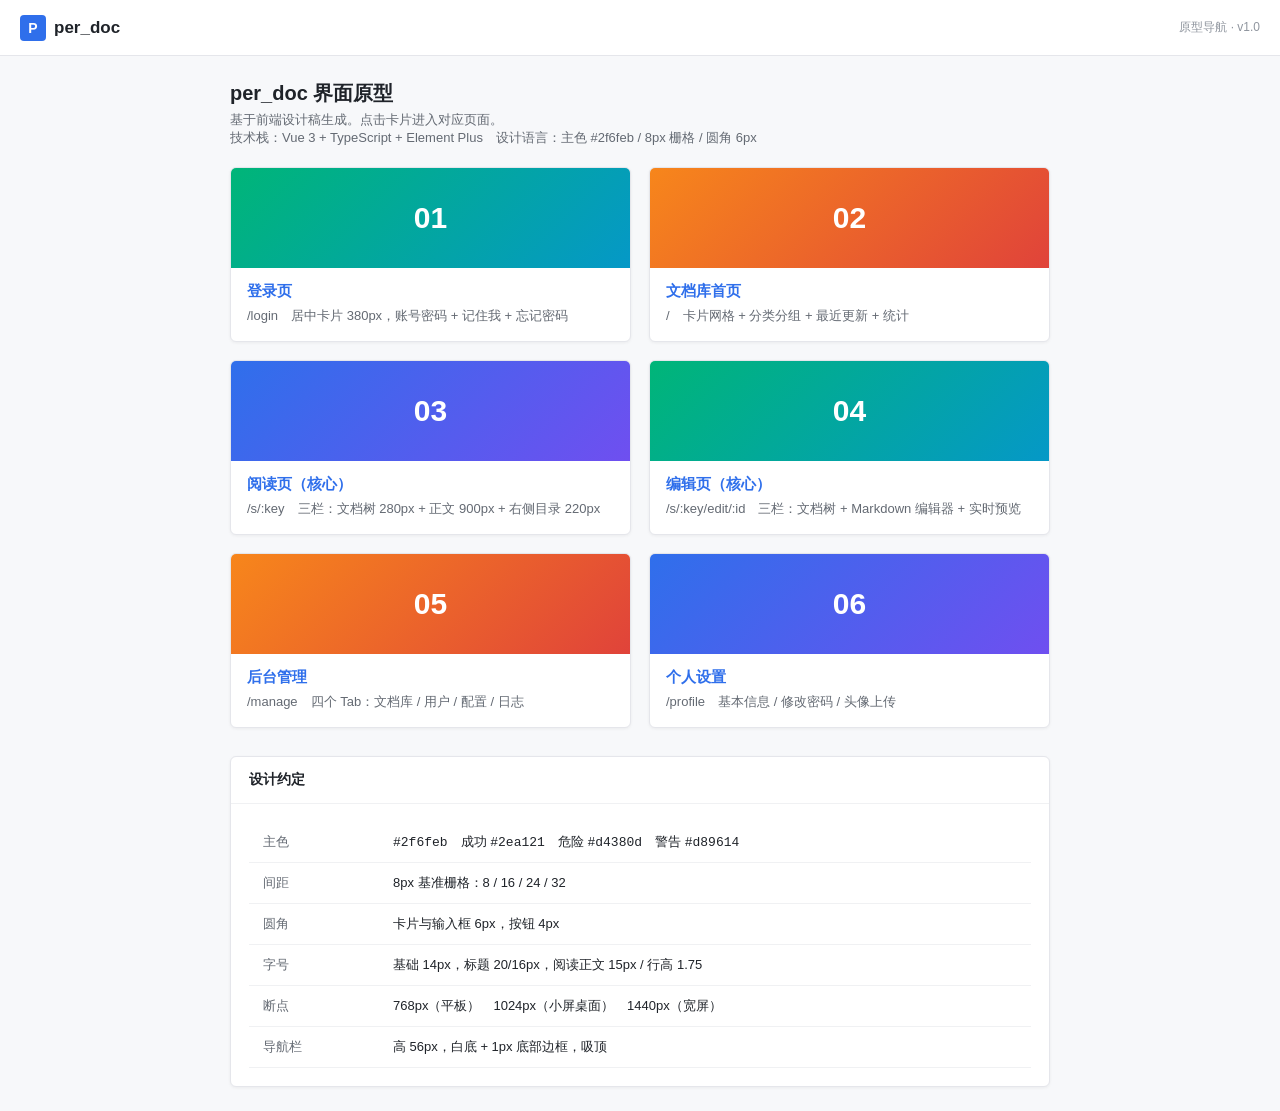
<file: prototype/index.html>
<!DOCTYPE html>
<html lang="zh-CN">
<head>
<meta charset="utf-8">
<meta name="viewport" content="width=device-width, initial-scale=1">
<title>per_doc 原型导航</title>
<link rel="stylesheet" href="assets/style.css">
</head>
<body>

<header class="header">
  <div class="logo"><span class="mark">P</span> per_doc</div>
  <div class="spacer"></div>
  <span style="font-size:12px;color:var(--pd-text-muted);">原型导航 · v1.0</span>
</header>

<div class="container" style="max-width:860px;">
  <div class="page-title">per_doc 界面原型</div>
  <div class="page-desc">
    基于前端设计稿生成。点击卡片进入对应页面。<br>
    技术栈：Vue 3 + TypeScript + Element Plus　设计语言：主色 #2f6feb / 8px 栅格 / 圆角 6px
  </div>

  <div class="grid">
    <a class="space-card" href="01-login.html">
      <div class="cover c2" style="height:100px;">01</div>
      <div class="info">
        <div class="name">登录页</div>
        <div class="desc">/login　居中卡片 380px，账号密码 + 记住我 + 忘记密码</div>
      </div>
    </a>
    <a class="space-card" href="02-home.html">
      <div class="cover c3" style="height:100px;">02</div>
      <div class="info">
        <div class="name">文档库首页</div>
        <div class="desc">/　卡片网格 + 分类分组 + 最近更新 + 统计</div>
      </div>
    </a>
    <a class="space-card" href="03-reader.html">
      <div class="cover" style="height:100px;">03</div>
      <div class="info">
        <div class="name">阅读页（核心）</div>
        <div class="desc">/s/:key　三栏：文档树 280px + 正文 900px + 右侧目录 220px</div>
      </div>
    </a>
    <a class="space-card" href="04-editor.html">
      <div class="cover c2" style="height:100px;">04</div>
      <div class="info">
        <div class="name">编辑页（核心）</div>
        <div class="desc">/s/:key/edit/:id　三栏：文档树 + Markdown 编辑器 + 实时预览</div>
      </div>
    </a>
    <a class="space-card" href="05-admin.html">
      <div class="cover c3" style="height:100px;">05</div>
      <div class="info">
        <div class="name">后台管理</div>
        <div class="desc">/manage　四个 Tab：文档库 / 用户 / 配置 / 日志</div>
      </div>
    </a>
    <a class="space-card" href="06-profile.html">
      <div class="cover" style="height:100px;">06</div>
      <div class="info">
        <div class="name">个人设置</div>
        <div class="desc">/profile　基本信息 / 修改密码 / 头像上传</div>
      </div>
    </a>
  </div>

  <div class="card" style="margin-top:28px;">
    <div class="card-head">设计约定</div>
    <div class="card-body">
      <table class="tbl">
        <tbody>
          <tr><td style="width:130px;color:var(--pd-text-secondary);">主色</td><td><code>#2f6feb</code>　成功 <code>#2ea121</code>　危险 <code>#d4380d</code>　警告 <code>#d89614</code></td></tr>
          <tr><td style="color:var(--pd-text-secondary);">间距</td><td>8px 基准栅格：8 / 16 / 24 / 32</td></tr>
          <tr><td style="color:var(--pd-text-secondary);">圆角</td><td>卡片与输入框 6px，按钮 4px</td></tr>
          <tr><td style="color:var(--pd-text-secondary);">字号</td><td>基础 14px，标题 20/16px，阅读正文 15px / 行高 1.75</td></tr>
          <tr><td style="color:var(--pd-text-secondary);">断点</td><td>768px（平板）　1024px（小屏桌面）　1440px（宽屏）</td></tr>
          <tr><td style="color:var(--pd-text-secondary);">导航栏</td><td>高 56px，白底 + 1px 底部边框，吸顶</td></tr>
        </tbody>
      </table>
    </div>
  </div>
</div>

</body>
</html>
</file>
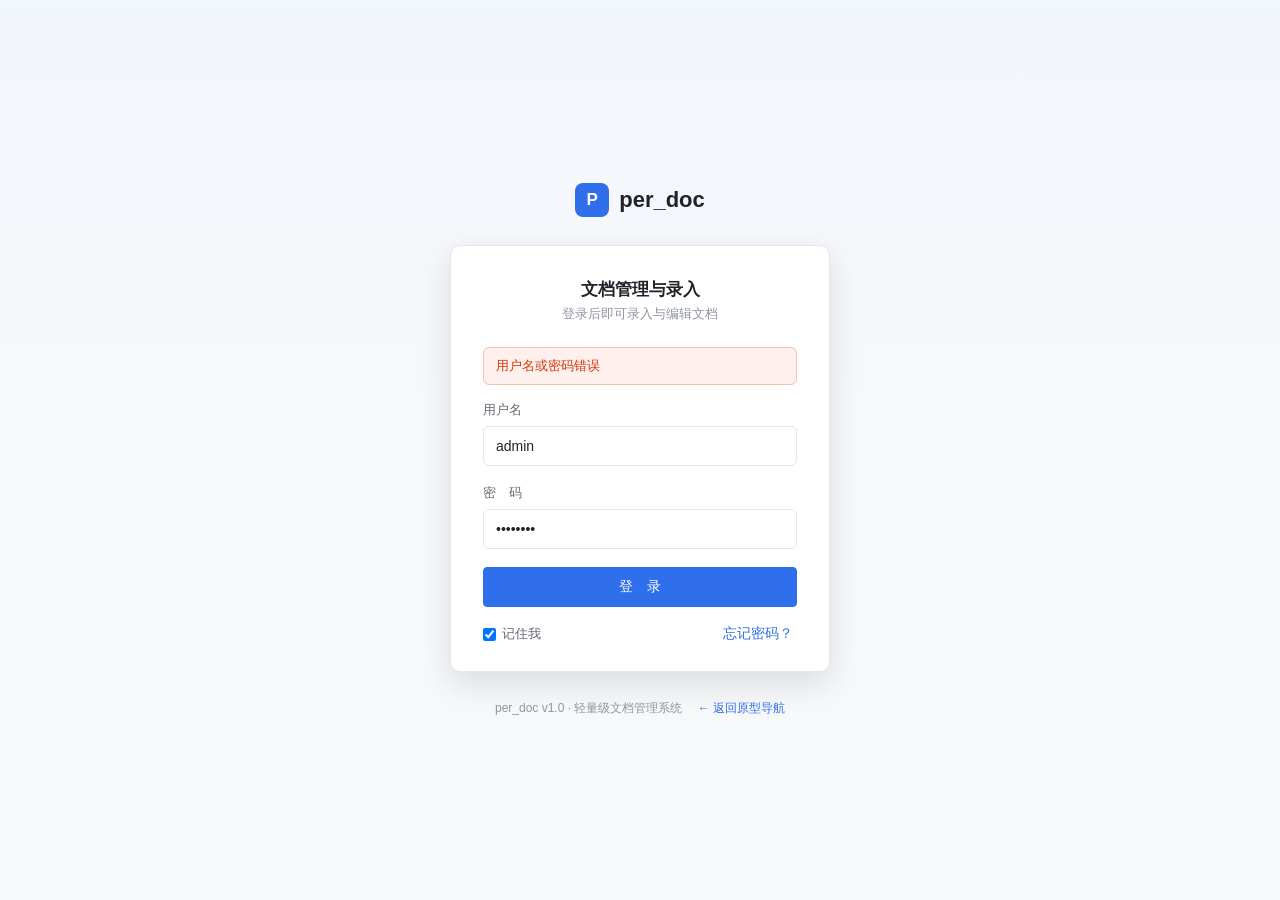
<file: prototype/01-login.html>
<!DOCTYPE html>
<html lang="zh-CN">
<head>
<meta charset="utf-8">
<meta name="viewport" content="width=device-width, initial-scale=1">
<title>登录 - per_doc 原型</title>
<link rel="stylesheet" href="assets/style.css">
</head>
<body>

<div class="login-page">
  <div class="login-brand">
    <span class="mark">P</span> per_doc
  </div>

  <div class="login-card">
    <h2>文档管理与录入</h2>
    <div class="sub">登录后即可录入与编辑文档</div>

    <div class="alert-error">用户名或密码错误</div>

    <div class="field">
      <label>用户名</label>
      <input class="input" value="admin" placeholder="请输入用户名">
    </div>

    <div class="field">
      <label>密　码</label>
      <input class="input" type="password" value="admin123" placeholder="请输入密码">
    </div>

    <div class="field">
      <button class="btn btn-primary btn-lg">登　录</button>
    </div>

    <div style="display:flex; justify-content:space-between; align-items:center;">
      <label style="font-size:13px;color:var(--pd-text-secondary);display:flex;align-items:center;gap:6px;margin:0;">
        <input type="checkbox" checked> 记住我
      </label>
      <a href="#" class="btn-text">忘记密码？</a>
    </div>
  </div>

  <div class="login-foot">
    per_doc v1.0 · 轻量级文档管理系统
    <a href="02-home.html">← 返回原型导航</a>
  </div>
</div>

</body>
</html>
</file>
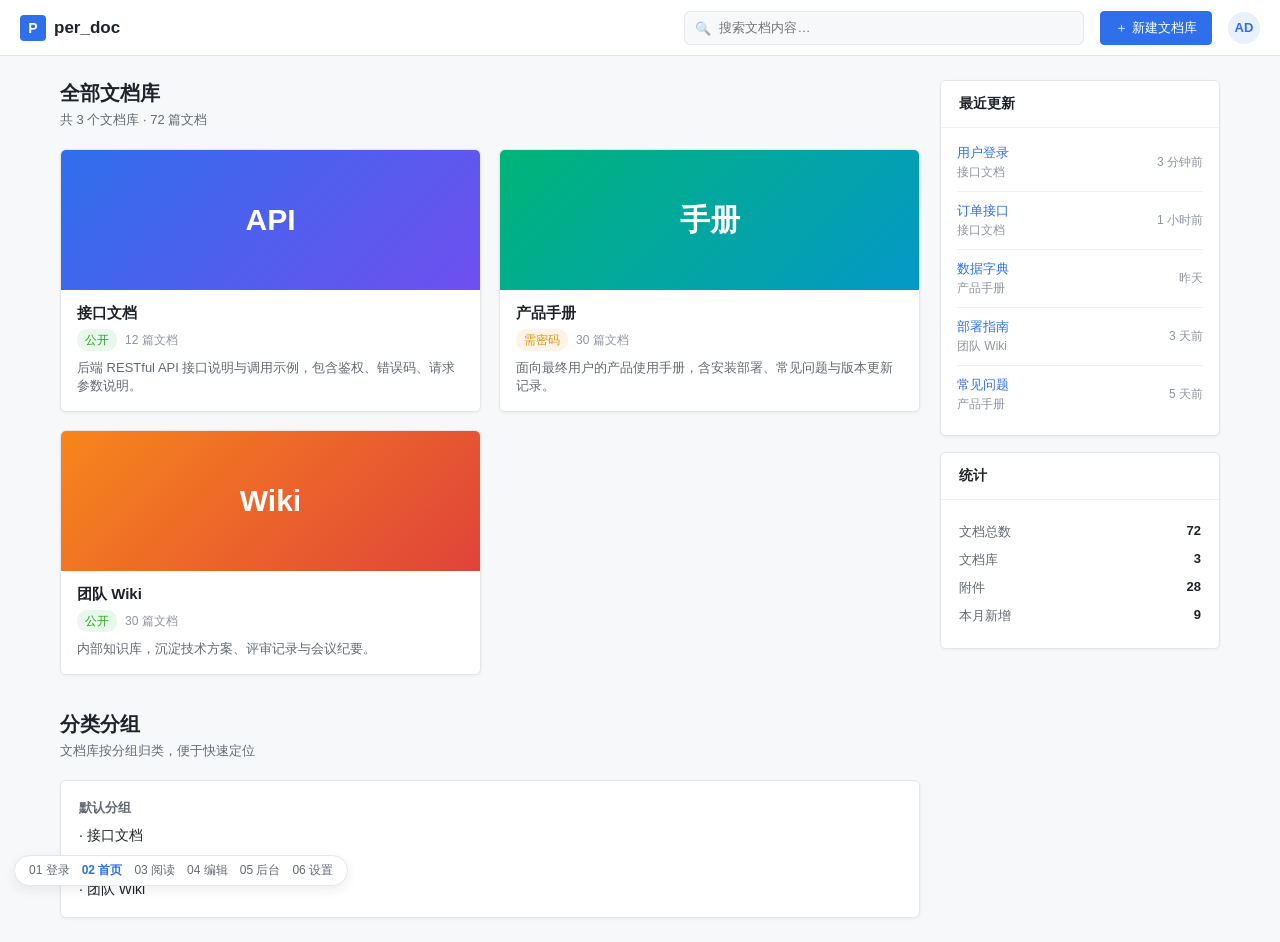
<file: prototype/02-home.html>
<!DOCTYPE html>
<html lang="zh-CN">
<head>
<meta charset="utf-8">
<meta name="viewport" content="width=device-width, initial-scale=1">
<title>文档库首页 - per_doc 原型</title>
<link rel="stylesheet" href="assets/style.css">
</head>
<body>

<header class="header">
  <div class="logo"><span class="mark">P</span> per_doc</div>
  <div class="spacer"></div>
  <div class="search-wrap">
    <input class="search" placeholder="搜索文档内容…">
  </div>
  <button class="btn btn-primary">＋ 新建文档库</button>
  <div class="avatar" title="admin">AD</div>
</header>

<div class="container">
  <div class="row">
    <!-- 左栏 -->
    <div style="flex:1; min-width:0;">
      <div class="page-title">全部文档库</div>
      <div class="page-desc">共 3 个文档库 · 72 篇文档</div>

      <div class="grid">
        <div class="space-card">
          <div class="cover">API</div>
          <div class="info">
            <div class="name">接口文档</div>
            <div class="meta">
              <span class="tag tag-public">公开</span>
              <span style="font-size:12px;color:var(--pd-text-muted);">12 篇文档</span>
            </div>
            <div class="desc">后端 RESTful API 接口说明与调用示例，包含鉴权、错误码、请求参数说明。</div>
          </div>
        </div>

        <div class="space-card">
          <div class="cover c2">手册</div>
          <div class="info">
            <div class="name">产品手册</div>
            <div class="meta">
              <span class="tag tag-private">需密码</span>
              <span style="font-size:12px;color:var(--pd-text-muted);">30 篇文档</span>
            </div>
            <div class="desc">面向最终用户的产品使用手册，含安装部署、常见问题与版本更新记录。</div>
          </div>
        </div>

        <div class="space-card">
          <div class="cover c3">Wiki</div>
          <div class="info">
            <div class="name">团队 Wiki</div>
            <div class="meta">
              <span class="tag tag-public">公开</span>
              <span style="font-size:12px;color:var(--pd-text-muted);">30 篇文档</span>
            </div>
            <div class="desc">内部知识库，沉淀技术方案、评审记录与会议纪要。</div>
          </div>
        </div>
      </div>

      <div class="page-title" style="margin-top:36px;">分类分组</div>
      <div class="page-desc">文档库按分组归类，便于快速定位</div>
      <div class="card">
        <div class="card-body">
          <div style="font-size:13px;font-weight:600;color:var(--pd-text-secondary);margin-bottom:10px;">默认分组</div>
          <div style="display:flex;flex-direction:column;gap:9px;">
            <a href="03-reader.html" style="color:var(--pd-text);">· 接口文档</a>
            <a href="03-reader.html" style="color:var(--pd-text);">· 产品手册</a>
            <a href="03-reader.html" style="color:var(--pd-text);">· 团队 Wiki</a>
          </div>
        </div>
      </div>
    </div>

    <!-- 右栏 -->
    <div style="width:280px; flex-shrink:0;">
      <div class="card">
        <div class="card-head">最近更新</div>
        <div class="card-body" style="padding:6px 16px 12px;">
          <div class="recent-item">
            <div>
              <div class="t"><a href="03-reader.html">用户登录</a></div>
              <div class="d" style="margin-top:2px;">接口文档</div>
            </div>
            <div class="d">3 分钟前</div>
          </div>
          <div class="recent-item">
            <div>
              <div class="t"><a href="03-reader.html">订单接口</a></div>
              <div class="d" style="margin-top:2px;">接口文档</div>
            </div>
            <div class="d">1 小时前</div>
          </div>
          <div class="recent-item">
            <div>
              <div class="t"><a href="03-reader.html">数据字典</a></div>
              <div class="d" style="margin-top:2px;">产品手册</div>
            </div>
            <div class="d">昨天</div>
          </div>
          <div class="recent-item">
            <div>
              <div class="t"><a href="03-reader.html">部署指南</a></div>
              <div class="d" style="margin-top:2px;">团队 Wiki</div>
            </div>
            <div class="d">3 天前</div>
          </div>
          <div class="recent-item">
            <div>
              <div class="t"><a href="03-reader.html">常见问题</a></div>
              <div class="d" style="margin-top:2px;">产品手册</div>
            </div>
            <div class="d">5 天前</div>
          </div>
        </div>
      </div>

      <div class="card" style="margin-top:16px;">
        <div class="card-head">统计</div>
        <div class="card-body">
          <div style="display:flex;justify-content:space-between;font-size:13px;padding:5px 0;">
            <span style="color:var(--pd-text-secondary);">文档总数</span><strong>72</strong>
          </div>
          <div style="display:flex;justify-content:space-between;font-size:13px;padding:5px 0;">
            <span style="color:var(--pd-text-secondary);">文档库</span><strong>3</strong>
          </div>
          <div style="display:flex;justify-content:space-between;font-size:13px;padding:5px 0;">
            <span style="color:var(--pd-text-secondary);">附件</span><strong>28</strong>
          </div>
          <div style="display:flex;justify-content:space-between;font-size:13px;padding:5px 0;">
            <span style="color:var(--pd-text-secondary);">本月新增</span><strong>9</strong>
          </div>
        </div>
      </div>
    </div>
  </div>
</div>

<div class="proto-links">
  <a href="01-login.html">01 登录</a>
  <a href="02-home.html" style="font-weight:600;color:var(--pd-primary);">02 首页</a>
  <a href="03-reader.html">03 阅读</a>
  <a href="04-editor.html">04 编辑</a>
  <a href="05-admin.html">05 后台</a>
  <a href="06-profile.html">06 设置</a>
</div>

</body>
</html>
</file>
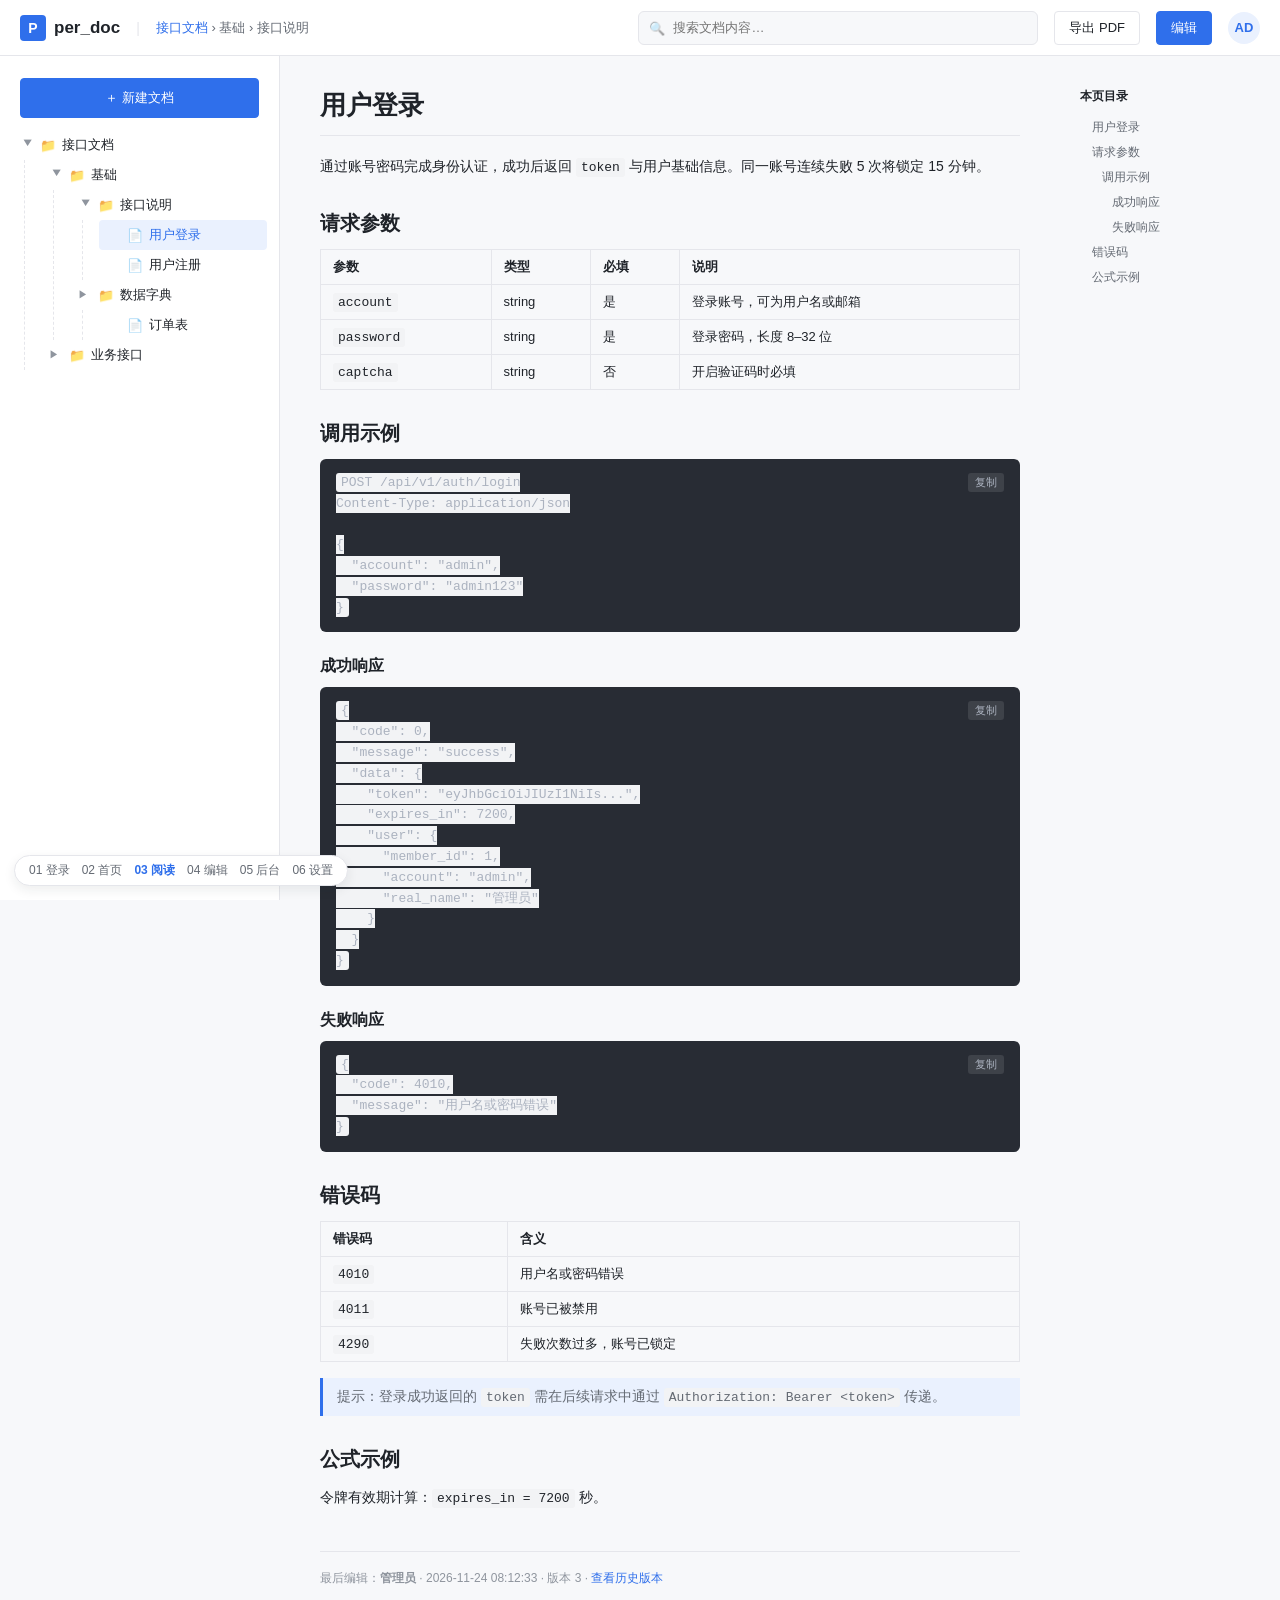
<file: prototype/03-reader.html>
<!DOCTYPE html>
<html lang="zh-CN">
<head>
<meta charset="utf-8">
<meta name="viewport" content="width=device-width, initial-scale=1">
<title>用户登录 - per_doc 原型</title>
<link rel="stylesheet" href="assets/style.css">
</head>
<body>

<header class="header">
  <div class="logo"><span class="mark">P</span> per_doc</div>
  <div class="sep">|</div>
  <div class="crumb"><a href="02-home.html">接口文档</a> › 基础 › 接口说明</div>
  <div class="spacer"></div>
  <div class="search-wrap">
    <input class="search" placeholder="搜索文档内容…">
  </div>
  <button class="btn">导出 PDF</button>
  <button class="btn btn-primary">编辑</button>
  <div class="avatar" title="admin">AD</div>
</header>

<div class="reader">
  <!-- 左侧文档树 -->
  <aside class="sidebar">
    <div style="padding:6px 8px 12px;">
      <button class="btn btn-primary btn-lg" style="font-size:13px;">＋ 新建文档</button>
    </div>
    <div class="tree">
      <div class="tree-node">
        <div class="tree-row">
          <span class="caret open">▶</span>
          <span class="ico">📁</span>
          <span class="label">接口文档</span>
        </div>
        <div class="tree-children">
          <div class="tree-node">
            <div class="tree-row">
              <span class="caret open">▶</span>
              <span class="ico">📁</span>
              <span class="label">基础</span>
            </div>
            <div class="tree-children">
              <div class="tree-node">
                <div class="tree-row">
                  <span class="caret open">▶</span>
                  <span class="ico">📁</span>
                  <span class="label">接口说明</span>
                </div>
                <div class="tree-children">
                  <div class="tree-node">
                    <div class="tree-row active">
                      <span class="caret"></span>
                      <span class="ico">📄</span>
                      <span class="label">用户登录</span>
                    </div>
                  </div>
                  <div class="tree-node">
                    <div class="tree-row">
                      <span class="caret"></span>
                      <span class="ico">📄</span>
                      <span class="label">用户注册</span>
                    </div>
                  </div>
                </div>
              </div>
              <div class="tree-node">
                <div class="tree-row">
                  <span class="caret">▶</span>
                  <span class="ico">📁</span>
                  <span class="label">数据字典</span>
                </div>
                <div class="tree-children">
                  <div class="tree-node">
                    <div class="tree-row">
                      <span class="caret"></span><span class="ico">📄</span>
                      <span class="label">订单表</span>
                    </div>
                  </div>
                </div>
              </div>
            </div>
          </div>
          <div class="tree-node">
            <div class="tree-row">
              <span class="caret">▶</span>
              <span class="ico">📁</span>
              <span class="label">业务接口</span>
            </div>
          </div>
        </div>
      </div>
    </div>
  </aside>

  <!-- 正文 -->
  <main class="main">
    <article class="doc-content">
      <h1>用户登录</h1>

      <p>通过账号密码完成身份认证，成功后返回 <code>token</code> 与用户基础信息。同一账号连续失败 5 次将锁定 15 分钟。</p>

      <h2>请求参数</h2>
      <table>
        <thead>
          <tr><th>参数</th><th>类型</th><th>必填</th><th>说明</th></tr>
        </thead>
        <tbody>
          <tr><td><code>account</code></td><td>string</td><td>是</td><td>登录账号，可为用户名或邮箱</td></tr>
          <tr><td><code>password</code></td><td>string</td><td>是</td><td>登录密码，长度 8–32 位</td></tr>
          <tr><td><code>captcha</code></td><td>string</td><td>否</td><td>开启验证码时必填</td></tr>
        </tbody>
      </table>

      <h2>调用示例</h2>
      <pre><button class="code-copy">复制</button><code>POST /api/v1/auth/login
Content-Type: application/json

{
  "account": "admin",
  "password": "admin123"
}</code></pre>

      <h3>成功响应</h3>
      <pre><button class="code-copy">复制</button><code>{
  "code": 0,
  "message": "success",
  "data": {
    "token": "eyJhbGciOiJIUzI1NiIs...",
    "expires_in": 7200,
    "user": {
      "member_id": 1,
      "account": "admin",
      "real_name": "管理员"
    }
  }
}</code></pre>

      <h3>失败响应</h3>
      <pre><button class="code-copy">复制</button><code>{
  "code": 4010,
  "message": "用户名或密码错误"
}</code></pre>

      <h2>错误码</h2>
      <table>
        <thead><tr><th>错误码</th><th>含义</th></tr></thead>
        <tbody>
          <tr><td><code>4010</code></td><td>用户名或密码错误</td></tr>
          <tr><td><code>4011</code></td><td>账号已被禁用</td></tr>
          <tr><td><code>4290</code></td><td>失败次数过多，账号已锁定</td></tr>
        </tbody>
      </table>

      <blockquote>提示：登录成功返回的 <code>token</code> 需在后续请求中通过 <code>Authorization: Bearer &lt;token&gt;</code> 传递。</blockquote>

      <h2>公式示例</h2>
      <p>令牌有效期计算：<code>expires_in = 7200</code> 秒。</p>
    </article>

    <footer class="doc-footer">
      最后编辑：<strong>管理员</strong> · 2026-11-24 08:12:33 · 版本 3 ·
      <a href="04-editor.html">查看历史版本</a>
    </footer>
  </main>

  <!-- 右侧目录 -->
  <aside class="toc">
    <div style="font-size:12px;font-weight:600;color:var(--pd-text);margin-bottom:10px;">本页目录</div>
    <a href="#" class="lv1">用户登录</a>
    <a href="#">请求参数</a>
    <a href="#" class="lv2">调用示例</a>
    <a href="#" class="lv3">成功响应</a>
    <a href="#" class="lv3">失败响应</a>
    <a href="#">错误码</a>
    <a href="#">公式示例</a>
  </aside>
</div>

<div class="proto-links">
  <a href="01-login.html">01 登录</a>
  <a href="02-home.html">02 首页</a>
  <a href="03-reader.html" style="font-weight:600;color:var(--pd-primary);">03 阅读</a>
  <a href="04-editor.html">04 编辑</a>
  <a href="05-admin.html">05 后台</a>
  <a href="06-profile.html">06 设置</a>
</div>

</body>
</html>
</file>
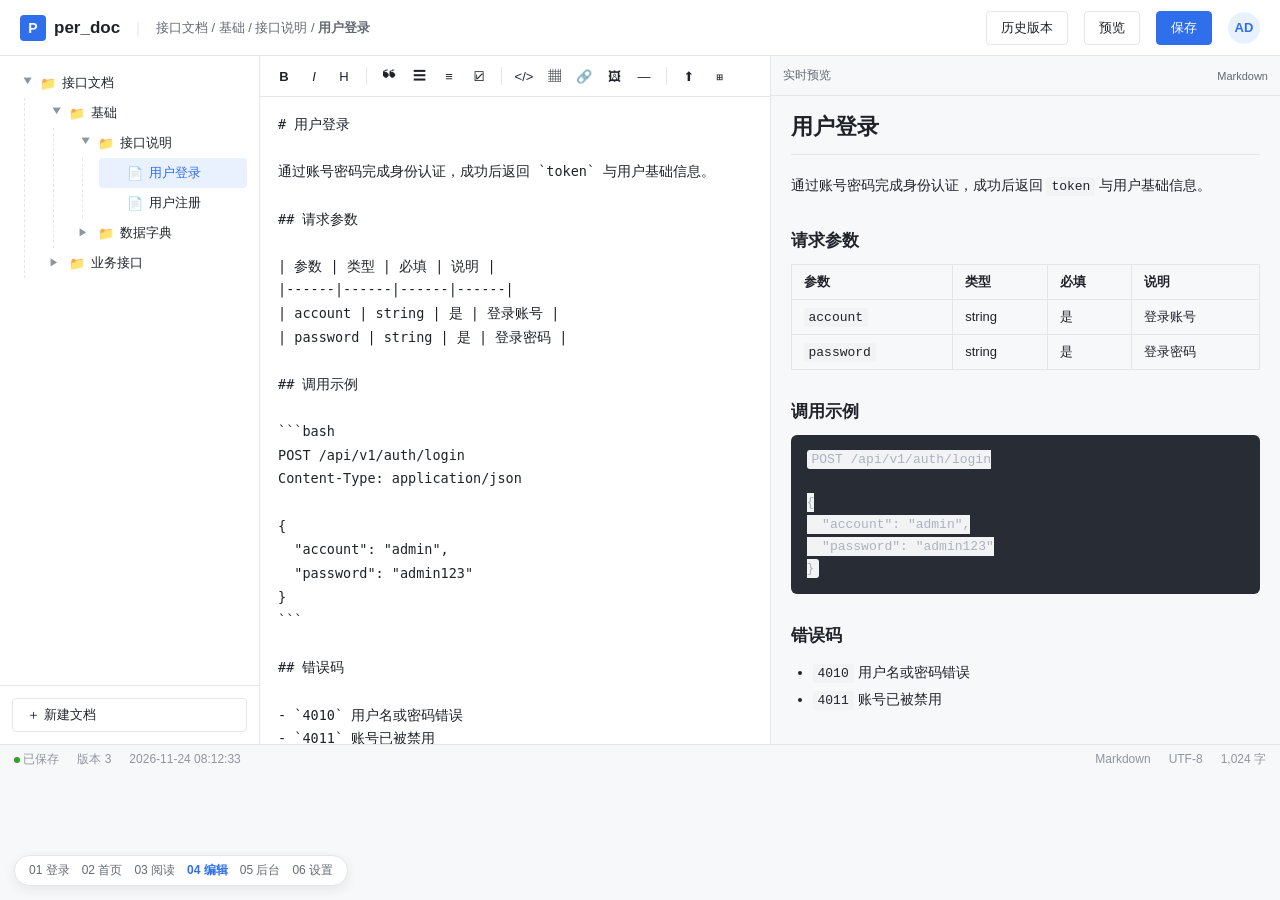
<file: prototype/04-editor.html>
<!DOCTYPE html>
<html lang="zh-CN">
<head>
<meta charset="utf-8">
<meta name="viewport" content="width=device-width, initial-scale=1">
<title>编辑文档 - per_doc 原型</title>
<link rel="stylesheet" href="assets/style.css">
</head>
<body>
  <header class="header">
    <div class="logo"><span class="mark">P</span> per_doc</div>
    <div class="sep">|</div>
    <div class="crumb">接口文档 / 基础 / 接口说明 / <strong>用户登录</strong></div>
    <div class="spacer"></div>
    <button class="btn">历史版本</button>
    <button class="btn">预览</button>
    <button class="btn btn-primary">保存</button>
    <div class="avatar">AD</div>
  </header>
  <div class="editor-body">
    <aside class="sidebar">
      <div style="padding:12px;">
        <div class="tree">
          <div class="tree-row"><span class="caret open">▶</span><span class="ico">📁</span><span class="label">接口文档</span></div>
          <div class="tree-children">
            <div class="tree-row"><span class="caret open">▶</span><span class="ico">📁</span><span class="label">基础</span></div>
            <div class="tree-children">
              <div class="tree-row"><span class="caret open">▶</span><span class="ico">📁</span><span class="label">接口说明</span></div>
              <div class="tree-children">
                <div class="tree-row active"><span class="caret"></span><span class="ico">📄</span><span class="label">用户登录</span></div>
                <div class="tree-row"><span class="caret"></span><span class="ico">📄</span><span class="label">用户注册</span></div>
              </div>
              <div class="tree-row"><span class="caret">▶</span><span class="ico">📁</span><span class="label">数据字典</span></div>
            </div>
            <div class="tree-row"><span class="caret">▶</span><span class="ico">📁</span><span class="label">业务接口</span></div>
          </div>
        </div>
      </div>
      <div style="margin-top:auto;padding:12px;border-top:1px solid var(--pd-border);">
        <button class="btn" style="width:100%;">＋ 新建文档</button>
      </div>
    </aside>

    <section class="pane">
      <div class="toolbar">
        <button class="tb-btn" title="粗体"><b>B</b></button>
        <button class="tb-btn" title="斜体"><i>I</i></button>
        <button class="tb-btn" title="标题">H</button>
        <span class="tb-sep"></span>
        <button class="tb-btn" title="引用">❝</button>
        <button class="tb-btn" title="无序列表">☰</button>
        <button class="tb-btn" title="有序列表">≡</button>
        <button class="tb-btn" title="任务列表">☑</button>
        <span class="tb-sep"></span>
        <button class="tb-btn" title="代码块">&lt;/&gt;</button>
        <button class="tb-btn" title="表格">▦</button>
        <button class="tb-btn" title="链接">🔗</button>
        <button class="tb-btn" title="图片">🖼</button>
        <button class="tb-btn" title="分割线">—</button>
        <span class="tb-sep"></span>
        <button class="tb-btn" title="上传图片">⬆</button>
        <button class="tb-btn" title="插入表格">⊞</button>
      </div>
      <div class="pane-body">
        <textarea class="code-area" spellcheck="false"># 用户登录

通过账号密码完成身份认证，成功后返回 `token` 与用户基础信息。

## 请求参数

| 参数 | 类型 | 必填 | 说明 |
|------|------|------|------|
| account | string | 是 | 登录账号 |
| password | string | 是 | 登录密码 |

## 调用示例

```bash
POST /api/v1/auth/login
Content-Type: application/json

{
  "account": "admin",
  "password": "admin123"
}
```

## 错误码

- `4010` 用户名或密码错误
- `4011` 账号已被禁用</textarea>
      </div>
    </section>

    <section class="pane">
      <div class="pane-head">
        <span>实时预览</span>
        <span style="flex:1"></span>
        <span style="font-size:11px;">Markdown</span>
      </div>
      <div class="pane-body" style="padding:16px 20px;">
        <div class="doc-content" style="max-width:none;">
          <h1 style="font-size:22px;">用户登录</h1>
          <p>通过账号密码完成身份认证，成功后返回 <code>token</code> 与用户基础信息。</p>
          <h2 style="font-size:17px;">请求参数</h2>
          <table>
            <thead><tr><th>参数</th><th>类型</th><th>必填</th><th>说明</th></tr></thead>
            <tbody>
              <tr><td><code>account</code></td><td>string</td><td>是</td><td>登录账号</td></tr>
              <tr><td><code>password</code></td><td>string</td><td>是</td><td>登录密码</td></tr>
            </tbody>
          </table>
          <h2 style="font-size:17px;">调用示例</h2>
          <pre><code>POST /api/v1/auth/login

{
  "account": "admin",
  "password": "admin123"
}</code></pre>
          <h2 style="font-size:17px;">错误码</h2>
          <ul>
            <li><code>4010</code> 用户名或密码错误</li>
            <li><code>4011</code> 账号已被禁用</li>
          </ul>
        </div>
      </div>
    </section>
  </div>

  <div class="editor-status">
    <span><span class="dot"></span> 已保存</span>
    <span>版本 3</span>
    <span>2026-11-24 08:12:33</span>
    <span style="flex:1"></span>
    <span>Markdown</span>
    <span>UTF-8</span>
    <span>1,024 字</span>
  </div>
</div>

<div class="proto-links">
  <a href="01-login.html">01 登录</a>
  <a href="02-home.html">02 首页</a>
  <a href="03-reader.html">03 阅读</a>
  <a href="04-editor.html" style="font-weight:600;color:var(--pd-primary);">04 编辑</a>
  <a href="05-admin.html">05 后台</a>
  <a href="06-profile.html">06 设置</a>
</div>

</body>
</html>
</file>
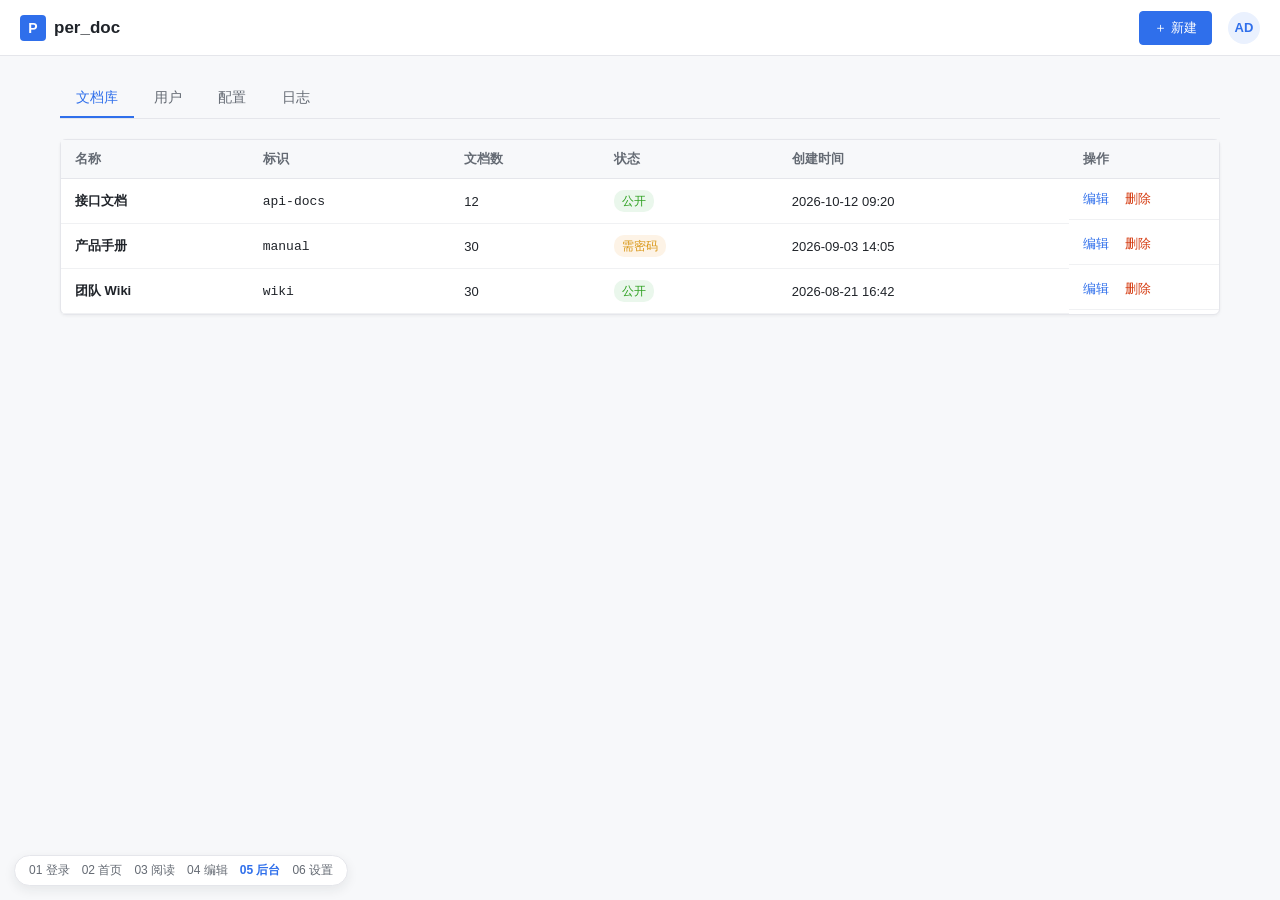
<file: prototype/05-admin.html>
<!DOCTYPE html>
<html lang="zh-CN">
<head>
<meta charset="utf-8">
<meta name="viewport" content="width=device-width, initial-scale=1">
<title>后台管理 - per_doc 原型</title>
<link rel="stylesheet" href="assets/style.css">
</head>
<body>

<header class="header">
  <div class="logo"><span class="mark">P</span> per_doc</div>
  <div class="spacer"></div>
  <button class="btn btn-primary">＋ 新建</button>
  <div class="avatar">AD</div>
</header>

<div class="container">
  <div class="tabs" id="tabs">
    <div class="tab active" data-pane="spaces">文档库</div>
    <div class="tab" data-pane="users">用户</div>
    <div class="tab" data-pane="config">配置</div>
    <div class="tab" data-pane="logs">日志</div>
  </div>

  <!-- 文档库 -->
  <div class="pane-show" data-pane="spaces">
    <div class="card">
    <table class="tbl">
      <thead>
        <tr>
          <th>名称</th><th>标识</th><th>文档数</th><th>状态</th><th>创建时间</th><th style="width:150px;">操作</th>
        </tr>
      </thead>
      <tbody>
        <tr>
          <td><strong>接口文档</strong></td>
          <td><code>api-docs</code></td>
          <td>12</td>
          <td><span class="tag tag-public">公开</span></td>
          <td>2026-10-12 09:20</td>
          <td class="ops"><a href="#">编辑</a><a href="#" class="btn-text" style="color:var(--pd-danger);">删除</a></td>
        </tr>
        <tr>
          <td><strong>产品手册</strong></td>
          <td><code>manual</code></td>
          <td>30</td>
          <td><span class="tag tag-private">需密码</span></td>
          <td>2026-09-03 14:05</td>
          <td class="ops"><a href="#">编辑</a><a href="#" class="btn-text" style="color:var(--pd-danger);">删除</a></td>
        </tr>
        <tr>
          <td><strong>团队 Wiki</strong></td>
          <td><code>wiki</code></td>
          <td>30</td>
          <td><span class="tag tag-public">公开</span></td>
          <td>2026-08-21 16:42</td>
          <td class="ops"><a href="#">编辑</a><a href="#" class="btn-text" style="color:var(--pd-danger);">删除</a></td>
        </tr>
      </tbody>
    </table>
    </div>
  </div>

  <!-- 用户 -->
  <div class="pane-show" data-pane="users" style="display:none;">
    <div class="card">
      <table class="tbl">
        <thead>
          <tr><th>ID</th><th>账号</th><th>昵称</th><th>邮箱</th><th>状态</th><th>最后登录</th><th style="width:160px;">操作</th></tr>
        </thead>
        <tbody>
          <tr>
            <td>1</td><td><strong>admin</strong></td><td>管理员</td><td>admin@example.com</td>
            <td><span class="tag tag-public">启用</span></td><td>2026-11-24 08:10</td>
            <td class="ops"><a href="#">禁用</a><a href="#">重置密码</a></td>
          </tr>
          <tr>
            <td>2</td><td><strong>zhangsan</strong></td><td>张三</td><td>zhangsan@example.com</td>
            <td><span class="tag tag-public">启用</span></td><td>2026-11-23 17:22</td>
            <td class="ops"><a href="#">禁用</a><a href="#">重置密码</a></td>
          </tr>
          <tr>
            <td>3</td><td><strong>lisi</strong></td><td>李四</td><td>lisi@example.com</td>
            <td><span class="tag tag-private">禁用</span></td><td>2026-11-01 09:03</td>
            <td class="ops"><a href="#" style="color:var(--pd-success);">启用</a><a href="#">重置密码</a></td>
          </tr>
        </tbody>
      </table>
    </div>
  </div>

  <!-- 配置 -->
  <div class="pane-show" data-pane="config" style="display:none;">
    <div class="card" style="max-width:720px;">
      <div class="card-head">站点配置</div>
      <div class="card-body">
        <div class="field">
          <label>站点名称</label>
          <input class="input" value="per_doc">
        </div>
        <div class="field">
          <label>首页公告</label>
          <textarea class="textarea" rows="3">欢迎使用 per_doc 文档管理系统，请按左侧目录浏览文档。</textarea>
        </div>
        <div class="field">
          <label>允许注册</label>
          <select class="select"><option>是</option><option>否</option></select>
          <div class="hint">关闭后仅管理员可在「用户」标签页创建账号</div>
        </div>
        <div class="field">
          <label>附件大小上限（MB）</label>
          <input class="input" value="100">
        </div>
        <div class="field">
          <label>允许上传的后缀</label>
          <input class="input" value="txt,pdf,png,jpg,jpeg,gif,doc,docx,xls,xlsx">
        </div>
        <div class="field">
          <label>Markdown 主题</label>
          <select class="select"><option>theme__light</option><option>theme__dark</option><option>github</option></select>
        </div>
        <button class="btn btn-primary">保存配置</button>
      </div>
    </div>
  </div>

  <!-- 日志 -->
  <div class="pane-show" data-pane="logs" style="display:none;">
    <div class="card">
      <table class="tbl">
        <thead>
          <tr><th style="width:150px;">时间</th><th style="width:110px;">用户</th><th style="width:120px;">操作</th><th>详情</th><th style="width:130px;">IP</th></tr>
        </thead>
        <tbody>
          <tr><td>2026-11-24 08:12</td><td>admin</td><td>更新文档</td><td>接口文档 / 用户登录</td><td>192.168.1.10</td></tr>
          <tr><td>2026-11-24 08:10</td><td>admin</td><td>登录</td><td>-</td><td>192.168.1.10</td></tr>
          <tr><td>2026-11-23 17:22</td><td>zhangsan</td><td>创建文档</td><td>团队 Wiki / 部署指南</td><td>192.168.1.24</td></tr>
          <tr><td>2026-11-23 15:40</td><td>zhangsan</td><td>上传附件</td><td>架构图.png</td><td>192.168.1.24</td></tr>
          <tr><td>2026-11-23 09:02</td><td>admin</td><td>修改配置</td><td>附件大小上限 100MB</td><td>192.168.1.10</td></tr>
        </tbody>
      </table>
    </div>
  </div>
</div>

<script>
document.querySelectorAll('#tabs .tab').forEach(function (t) {
  t.addEventListener('click', function () {
    document.querySelectorAll('#tabs .tab').forEach(function (x) { x.classList.remove('active'); });
    t.classList.add('active');
    document.querySelectorAll('.pane-show').forEach(function (p) {
      p.style.display = p.dataset.pane === t.dataset.pane ? '' : 'none';
    });
  });
});
</script>

<div class="proto-links">
  <a href="01-login.html">01 登录</a>
  <a href="02-home.html">02 首页</a>
  <a href="03-reader.html">03 阅读</a>
  <a href="04-editor.html">04 编辑</a>
  <a href="05-admin.html" style="font-weight:600;color:var(--pd-primary);">05 后台</a>
  <a href="06-profile.html">06 设置</a>
</div>

</body>
</html>
</file>
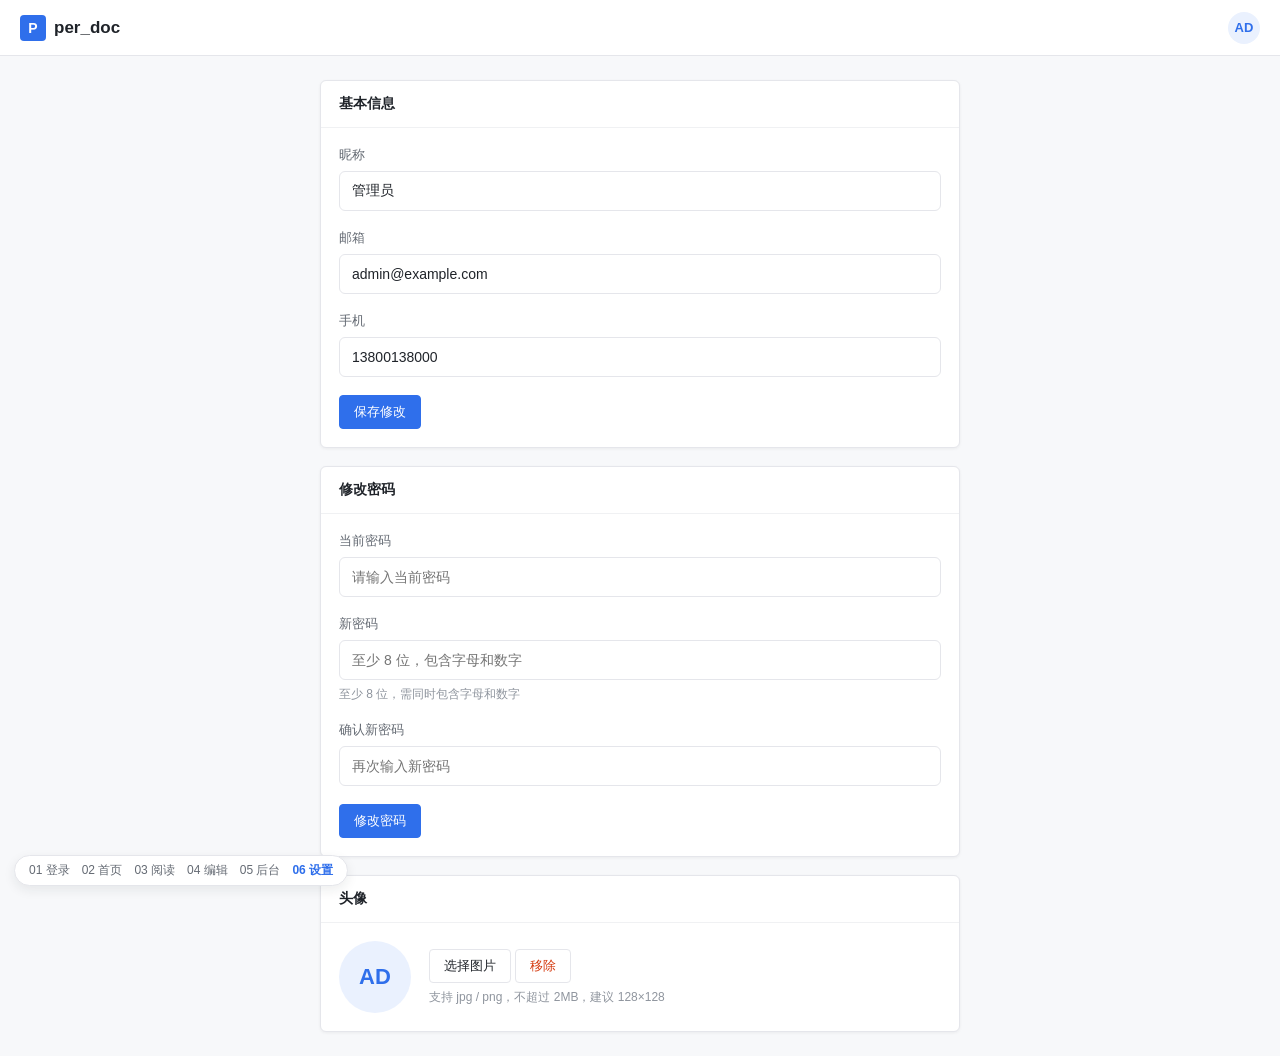
<file: prototype/06-profile.html>
<!DOCTYPE html>
<html lang="zh-CN">
<head>
<meta charset="utf-8">
<meta name="viewport" content="width=device-width, initial-scale=1">
<title>个人设置 - per_doc 原型</title>
<link rel="stylesheet" href="assets/style.css">
</head>
<body>

<header class="header">
  <div class="logo"><span class="mark">P</span> per_doc</div>
  <div class="spacer"></div>
  <div class="avatar">AD</div>
</header>

<div class="container" style="max-width:680px;">

  <div class="card" style="margin-bottom:18px;">
    <div class="card-head">基本信息</div>
    <div class="card-body">
      <div class="field">
        <label>昵称</label>
        <input class="input" value="管理员">
      </div>
      <div class="field">
        <label>邮箱</label>
        <input class="input" value="admin@example.com">
      </div>
      <div class="field">
        <label>手机</label>
        <input class="input" value="13800138000">
      </div>
      <button class="btn btn-primary">保存修改</button>
    </div>
  </div>

  <div class="card" style="margin-bottom:18px;">
    <div class="card-head">修改密码</div>
    <div class="card-body">
      <div class="field">
        <label>当前密码</label>
        <input class="input" type="password" placeholder="请输入当前密码">
      </div>
      <div class="field">
        <label>新密码</label>
        <input class="input" type="password" placeholder="至少 8 位，包含字母和数字">
        <div class="hint">至少 8 位，需同时包含字母和数字</div>
      </div>
      <div class="field">
        <label>确认新密码</label>
        <input class="input" type="password" placeholder="再次输入新密码">
      </div>
      <button class="btn btn-primary">修改密码</button>
    </div>
  </div>

  <div class="card">
    <div class="card-head">头像</div>
    <div class="card-body">
      <div style="display:flex;align-items:center;gap:18px;">
        <div class="avatar" style="width:72px;height:72px;font-size:22px;">AD</div>
        <div>
          <button class="btn">选择图片</button>
          <button class="btn btn-danger">移除</button>
          <div class="hint">支持 jpg / png，不超过 2MB，建议 128×128</div>
        </div>
      </div>
    </div>
  </div>

</div>

<div class="proto-links">
  <a href="01-login.html">01 登录</a>
  <a href="02-home.html">02 首页</a>
  <a href="03-reader.html">03 阅读</a>
  <a href="04-editor.html">04 编辑</a>
  <a href="05-admin.html">05 后台</a>
  <a href="06-profile.html" style="font-weight:600;color:var(--pd-primary);">06 设置</a>
</div>

</body>
</html>
</file>
<file: prototype/assets/style.css>
/* ===========================================================
   per_doc 原型样式 —— 与方案文档 §7.2 设计语言一致
   主色 #2f6feb  成功 #2ea121  危险 #d4380d  警告 #d89614
   =========================================================== */

:root {
  --pd-primary: #2f6feb;
  --pd-primary-dark: #2559c4;
  --pd-primary-light: #eaf1fe;
  --pd-success: #2ea121;
  --pd-danger: #d4380d;
  --pd-warning: #d89614;

  --pd-text: #1f2329;
  --pd-text-secondary: #646a73;
  --pd-text-muted: #8f959e;
  --pd-border: #e5e6eb;
  --pd-border-light: #f0f1f3;
  --pd-bg: #f7f8fa;
  --pd-bg-card: #ffffff;

  --pd-radius: 6px;
  --pd-radius-sm: 4px;
  --pd-header-height: 56px;
  --pd-sidebar-width: 280px;
  --pd-content-max: 900px;

  --pd-shadow-sm: 0 1px 3px rgba(31, 35, 41, 0.06);
  --pd-shadow: 0 4px 12px rgba(31, 35, 41, 0.08);
  --pd-shadow-lg: 0 12px 32px rgba(31, 35, 41, 0.12);
}

* { box-sizing: border-box; margin: 0; padding: 0; }

body {
  font-family: -apple-system, BlinkMacSystemFont, "PingFang SC", "Microsoft YaHei", "Segoe UI", sans-serif;
  font-size: 14px;
  color: var(--pd-text);
  background: var(--pd-bg);
  -webkit-font-smoothing: antialiased;
}

a { color: var(--pd-primary); text-decoration: none; }
a:hover { opacity: .85; }
code { font-family: "SFMono-Regular", Consolas, "Liberation Mono", monospace; }

/* ---------- 顶部导航 ---------- */
.header {
  height: var(--pd-header-height);
  background: var(--pd-bg-card);
  border-bottom: 1px solid var(--pd-border);
  display: flex;
  align-items: center;
  gap: 16px;
  padding: 0 20px;
  position: sticky;
  top: 0;
  z-index: 100;
}
.header .logo {
  font-size: 17px; font-weight: 700; color: var(--pd-text);
  display: flex; align-items: center; gap: 8px;
}
.header .logo .mark {
  width: 26px; height: 26px; border-radius: var(--pd-radius-sm);
  background: var(--pd-primary); color: #fff;
  display: inline-flex; align-items: center; justify-content: center;
  font-size: 14px; font-weight: 700;
}
.header .sep { color: var(--pd-border); }
.header .crumb { color: var(--pd-text-secondary); font-size: 13px; }
.header .spacer { flex: 1; }
.header .search {
  width: 400px; height: 34px;
  border: 1px solid var(--pd-border); border-radius: var(--pd-radius);
  padding: 0 12px 0 34px; background: var(--pd-bg);
  font-size: 13px; color: var(--pd-text);
}
.search-wrap { position: relative; }
.search-wrap::before {
  content: "🔍"; position: absolute; left: 11px; top: 50%;
  transform: translateY(-50%); font-size: 13px; opacity: .6;
}
.avatar {
  width: 32px; height: 32px; border-radius: 50%;
  background: var(--pd-primary-light); color: var(--pd-primary);
  display: inline-flex; align-items: center; justify-content: center;
  font-size: 13px; font-weight: 600; cursor: pointer;
}

/* ---------- 按钮 ---------- */
.btn {
  height: 34px; padding: 0 14px; border-radius: var(--pd-radius-sm);
  border: 1px solid var(--pd-border); background: var(--pd-bg-card);
  color: var(--pd-text); font-size: 13px; cursor: pointer;
  display: inline-flex; align-items: center; gap: 6px;
  font-family: inherit;
}
.btn:hover { border-color: var(--pd-primary); color: var(--pd-primary); }
.btn-primary { background: var(--pd-primary); border-color: var(--pd-primary); color: #fff; }
.btn-primary:hover { background: var(--pd-primary-dark); border-color: var(--pd-primary-dark); color: #fff; }
.btn-lg { height: 40px; padding: 0 18px; font-size: 14px; width: 100%; justify-content: center; }
.btn-icon { width: 34px; padding: 0; justify-content: center; }
.btn-text { border: none; background: none; color: var(--pd-primary); padding: 0 4px; height: auto; }
.btn-text:hover { text-decoration: underline; opacity: 1; }
.btn-danger { color: var(--pd-danger); }
.btn-danger:hover { border-color: var(--pd-danger); color: var(--pd-danger); }

/* ---------- 表单 ---------- */
.field { margin-bottom: 18px; }
.field label {
  display: block; margin-bottom: 7px;
  font-size: 13px; color: var(--pd-text-secondary); font-weight: 500;
}
.input, .textarea, .select {
  width: 100%; height: 40px; padding: 0 12px;
  border: 1px solid var(--pd-border); border-radius: var(--pd-radius);
  background: var(--pd-bg-card); font-size: 14px; color: var(--pd-text);
  font-family: inherit;
}
.textarea { height: auto; padding: 10px 12px; resize: vertical; line-height: 1.6; }
.input:focus, .textarea:focus, .select:focus {
  outline: none; border-color: var(--pd-primary);
  box-shadow: 0 0 0 3px rgba(47, 111, 235, .12);
}
.hint { font-size: 12px; color: var(--pd-text-muted); margin-top: 6px; }
.alert-error {
  background: #fef0ec; border: 1px solid #f5c2b3; color: var(--pd-danger);
  border-radius: var(--pd-radius); padding: 9px 12px;
  font-size: 13px; margin-bottom: 16px;
}

/* ---------- 通用布局 ---------- */
.container { max-width: 1200px; margin: 0 auto; padding: 24px 20px; }
.page-title { font-size: 20px; font-weight: 600; margin-bottom: 4px; }
.page-desc { font-size: 13px; color: var(--pd-text-secondary); margin-bottom: 20px; }
.card {
  background: var(--pd-bg-card); border: 1px solid var(--pd-border);
  border-radius: var(--pd-radius); box-shadow: var(--pd-shadow-sm);
}
.card-head {
  padding: 14px 18px; border-bottom: 1px solid var(--pd-border-light);
  font-weight: 600; font-size: 14px;
}
.card-body { padding: 18px; }
.row { display: flex; gap: 20px; }
.grid {
  display: grid; gap: 18px;
  grid-template-columns: repeat(auto-fill, minmax(320px, 1fr));
}

/* ---------- 标签 ---------- */
.tag {
  display: inline-block; padding: 2px 8px; border-radius: 10px;
  font-size: 12px; line-height: 18px;
}
.tag-public { background: #eaf7ec; color: var(--pd-success); }
.tag-private { background: #fdf3e6; color: var(--pd-warning); }
.tag-info { background: var(--pd-primary-light); color: var(--pd-primary); }

/* ---------- 表格 ---------- */
table.tbl { width: 100%; border-collapse: collapse; font-size: 13px; }
table.tbl th {
  text-align: left; padding: 10px 14px; background: var(--pd-bg);
  color: var(--pd-text-secondary); font-weight: 600;
  border-bottom: 1px solid var(--pd-border); white-space: nowrap;
}
table.tbl td {
  padding: 11px 14px; border-bottom: 1px solid var(--pd-border-light);
  vertical-align: middle;
}
table.tbl tr:hover td { background: #fafbfc; }
table.tbl .ops { display: flex; gap: 12px; }
table.tbl .ops a { font-size: 13px; }

/* ---------- 登录页 ---------- */
.login-page {
  min-height: 100vh; display: flex; flex-direction: column;
  align-items: center; justify-content: center; gap: 28px;
  background: linear-gradient(180deg, #f2f6fd 0%, var(--pd-bg) 45%);
}
.login-brand { display: flex; align-items: center; gap: 10px; font-size: 22px; font-weight: 700; }
.login-brand .mark {
  width: 34px; height: 34px; border-radius: 8px;
  background: var(--pd-primary); color: #fff;
  display: inline-flex; align-items: center; justify-content: center; font-size: 17px;
}
.login-card {
  width: 380px; background: var(--pd-bg-card);
  border: 1px solid var(--pd-border); border-radius: 10px;
  box-shadow: var(--pd-shadow-lg); padding: 32px 32px 28px;
}
.login-card h2 { font-size: 17px; font-weight: 600; text-align: center; margin-bottom: 4px; }
.login-card .sub { font-size: 13px; color: var(--pd-text-muted); text-align: center; margin-bottom: 24px; }
.login-foot { text-align: center; font-size: 12px; color: var(--pd-text-muted); }
.login-foot a { margin-left: 12px; }

/* ---------- 首页卡片 ---------- */
.space-card {
  background: var(--pd-bg-card); border: 1px solid var(--pd-border);
  border-radius: var(--pd-radius); overflow: hidden;
  box-shadow: var(--pd-shadow-sm); cursor: pointer;
  transition: box-shadow .15s, transform .15s;
}
.space-card:hover { box-shadow: var(--pd-shadow); transform: translateY(-2px); }
.space-card .cover {
  height: 140px; background: linear-gradient(135deg, #2f6feb, #6f4ff0);
  display: flex; align-items: center; justify-content: center;
  color: #fff; font-size: 30px; font-weight: 700;
}
.space-card .cover.c2 { background: linear-gradient(135deg, #00b578, #0598c7); }
.space-card .cover.c3 { background: linear-gradient(135deg, #f7861b, #e0433a); }
.space-card .info { padding: 14px 16px 16px; }
.space-card .name { font-size: 15px; font-weight: 600; margin-bottom: 6px; }
.space-card .meta { display: flex; align-items: center; gap: 8px; margin-bottom: 8px; }
.space-card .desc {
  font-size: 13px; color: var(--pd-text-secondary);
  display: -webkit-box; -webkit-line-clamp: 2; -webkit-box-orient: vertical; overflow: hidden;
}
.recent-item {
  padding: 10px 0; border-bottom: 1px solid var(--pd-border-light);
  display: flex; justify-content: space-between; align-items: center; gap: 10px;
}
.recent-item:last-child { border-bottom: none; }
.recent-item .t { font-size: 13px; font-weight: 500; }
.recent-item .d { font-size: 12px; color: var(--pd-text-muted); white-space: nowrap; }

/* ---------- 文档树 ---------- */
.tree { font-size: 13px; }
.tree-node { user-select: none; }
.tree-row {
  display: flex; align-items: center; gap: 6px;
  padding: 6px 8px; border-radius: var(--pd-radius-sm); cursor: pointer;
  color: var(--pd-text);
}
.tree-row:hover { background: var(--pd-bg); }
.tree-row.active { background: var(--pd-primary-light); color: var(--pd-primary); font-weight: 500; }
.tree-row .caret {
  width: 14px; color: var(--pd-text-muted); font-size: 10px;
  transition: transform .15s; display: inline-block;
}
.tree-row .caret.open { transform: rotate(90deg); }
.tree-row .ico { font-size: 13px; }
.tree-row .label { flex: 1; overflow: hidden; text-overflow: ellipsis; white-space: nowrap; }
.tree-children { padding-left: 16px; border-left: 1px dashed var(--pd-border); margin-left: 12px; }

/* ---------- 阅读页 ---------- */
.reader { display: flex; min-height: calc(100vh - var(--pd-header-height)); }
.reader .sidebar {
  width: var(--pd-sidebar-width); flex-shrink: 0;
  background: var(--pd-bg-card); border-right: 1px solid var(--pd-border);
  padding: 16px 12px; overflow-y: auto; position: sticky; top: var(--pd-header-height);
  height: calc(100vh - var(--pd-header-height));
}
.reader .main { flex: 1; padding: 32px 40px 60px; overflow-x: hidden; }
.reader .toc {
  width: 220px; flex-shrink: 0; padding: 32px 20px;
  position: sticky; top: var(--pd-header-height);
}
.reader .toc a {
  display: block; font-size: 12px; color: var(--pd-text-secondary);
  padding: 4px 0 4px 10px; border-left: 2px solid transparent;
}
.reader .toc a:hover { color: var(--pd-primary); }
.reader .toc a.lv2 { padding-left: 20px; }
.reader .toc a.lv3 { padding-left: 30px; }

.doc-content { max-width: var(--pd-content-max); margin: 0 auto; }
.doc-content h1 { font-size: 26px; margin-bottom: 18px; padding-bottom: 12px; border-bottom: 1px solid var(--pd-border); }
.doc-content h2 { font-size: 20px; margin: 30px 0 12px; }
.doc-content h3 { font-size: 16px; margin: 24px 0 10px; }
.doc-content p { margin-bottom: 14px; line-height: 1.75; }
.doc-content ul, .doc-content ol { margin: 0 0 14px 22px; line-height: 1.9; }
.doc-content code {
  background: #f2f3f5; padding: 2px 5px; border-radius: 3px; font-size: 13px;
}
.doc-content pre {
  background: #282c34; color: #abb2bf; padding: 14px 16px;
  border-radius: var(--pd-radius); overflow-x: auto; margin-bottom: 16px;
  font-size: 13px; line-height: 1.6;
}
.doc-content pre .code-copy {
  float: right; background: rgba(255,255,255,.1); border: none;
  color: #abb2bf; border-radius: 3px; font-size: 11px; padding: 2px 7px; cursor: pointer;
}
.doc-content table {
  width: 100%; border-collapse: collapse; margin-bottom: 16px; font-size: 13px;
}
.doc-content th, .doc-content td {
  border: 1px solid var(--pd-border); padding: 8px 12px; text-align: left;
}
.doc-content th { background: var(--pd-bg); font-weight: 600; }
.doc-content blockquote {
  border-left: 3px solid var(--pd-primary); background: var(--pd-primary-light);
  padding: 10px 14px; margin-bottom: 16px; color: var(--pd-text-secondary);
}
.doc-footer {
  max-width: var(--pd-content-max); margin: 40px auto 0; padding-top: 18px;
  border-top: 1px solid var(--pd-border); font-size: 12px; color: var(--pd-text-muted);
}

/* ---------- 编辑页 ---------- */
.editor-page { display: flex; flex-direction: column; height: 100vh; }
.editor-body { flex: 1; display: flex; min-height: 0; }
.editor-body .sidebar {
  width: 260px; flex-shrink: 0; background: var(--pd-bg-card);
  border-right: 1px solid var(--pd-border); overflow-y: auto;
  display: flex; flex-direction: column;
}
.editor-body .pane { flex: 1; display: flex; flex-direction: column; min-width: 0; }
.editor-body .pane + .pane { border-left: 1px solid var(--pd-border); }
.pane-head {
  height: 40px; flex-shrink: 0; border-bottom: 1px solid var(--pd-border);
  display: flex; align-items: center; gap: 10px; padding: 0 12px;
  font-size: 12px; color: var(--pd-text-secondary); background: var(--pd-bg);
}
.pane-body { flex: 1; overflow: auto; }
.toolbar {
  display: flex; align-items: center; gap: 2px; flex-wrap: wrap;
  padding: 6px 10px; border-bottom: 1px solid var(--pd-border); background: var(--pd-bg-card);
}
.toolbar .tb-btn {
  width: 28px; height: 28px; border-radius: var(--pd-radius-sm);
  border: none; background: none; cursor: pointer; font-size: 13px; color: var(--pd-text);
}
.toolbar .tb-btn:hover { background: var(--pd-bg); }
.toolbar .tb-sep { width: 1px; height: 18px; background: var(--pd-border); margin: 0 6px; }
.code-area {
  width: 100%; height: 100%; border: none; outline: none; resize: none;
  padding: 16px 18px; font-family: "SFMono-Regular", Consolas, monospace;
  font-size: 13.5px; line-height: 1.75; color: var(--pd-text);
  background: var(--pd-bg-card); tab-size: 2;
}
.editor-status {
  height: 30px; flex-shrink: 0; border-top: 1px solid var(--pd-border);
  display: flex; align-items: center; gap: 18px; padding: 0 14px;
  font-size: 12px; color: var(--pd-text-muted); background: var(--pd-bg);
}
.dot { width: 6px; height: 6px; border-radius: 50%; background: var(--pd-success); display: inline-block; }
.dot.warn { background: var(--pd-warning); }

/* ---------- 后台 Tab ---------- */
.tabs { display: flex; gap: 4px; border-bottom: 1px solid var(--pd-border); margin-bottom: 20px; }
.tab {
  padding: 9px 16px; font-size: 14px; cursor: pointer;
  border-bottom: 2px solid transparent; color: var(--pd-text-secondary);
}
.tab.active { color: var(--pd-primary); border-bottom-color: var(--pd-primary); font-weight: 500; }
.tab:hover { color: var(--pd-primary); }

/* ---------- 弹窗遮罩 ---------- */
.mask {
  position: fixed; inset: 0; background: rgba(0,0,0,.45);
  display: flex; align-items: center; justify-content: center; z-index: 500;
}
.modal {
  width: 460px; background: var(--pd-bg-card); border-radius: 8px;
  box-shadow: var(--pd-shadow-lg); padding: 22px 24px;
}
.modal h3 { font-size: 16px; margin-bottom: 18px; }
.modal .foot { display: flex; justify-content: flex-end; gap: 10px; margin-top: 22px; }

/* ---------- 原型标注 ---------- */
.proto-note {
  position: fixed; right: 14px; bottom: 14px; z-index: 900;
  background: rgba(31,35,41,.88); color: #fff; font-size: 12px;
  padding: 8px 14px; border-radius: 20px;
  box-shadow: var(--pd-shadow-lg);
}
.proto-links {
  position: fixed; left: 14px; bottom: 14px; z-index: 900;
  background: var(--pd-bg-card); border: 1px solid var(--pd-border);
  border-radius: 20px; padding: 6px 14px; font-size: 12px;
  box-shadow: var(--pd-shadow); display: flex; gap: 12px; flex-wrap: wrap;
}
.proto-links a { color: var(--pd-text-secondary); }
.proto-links a:hover { color: var(--pd-primary); }
</file>
